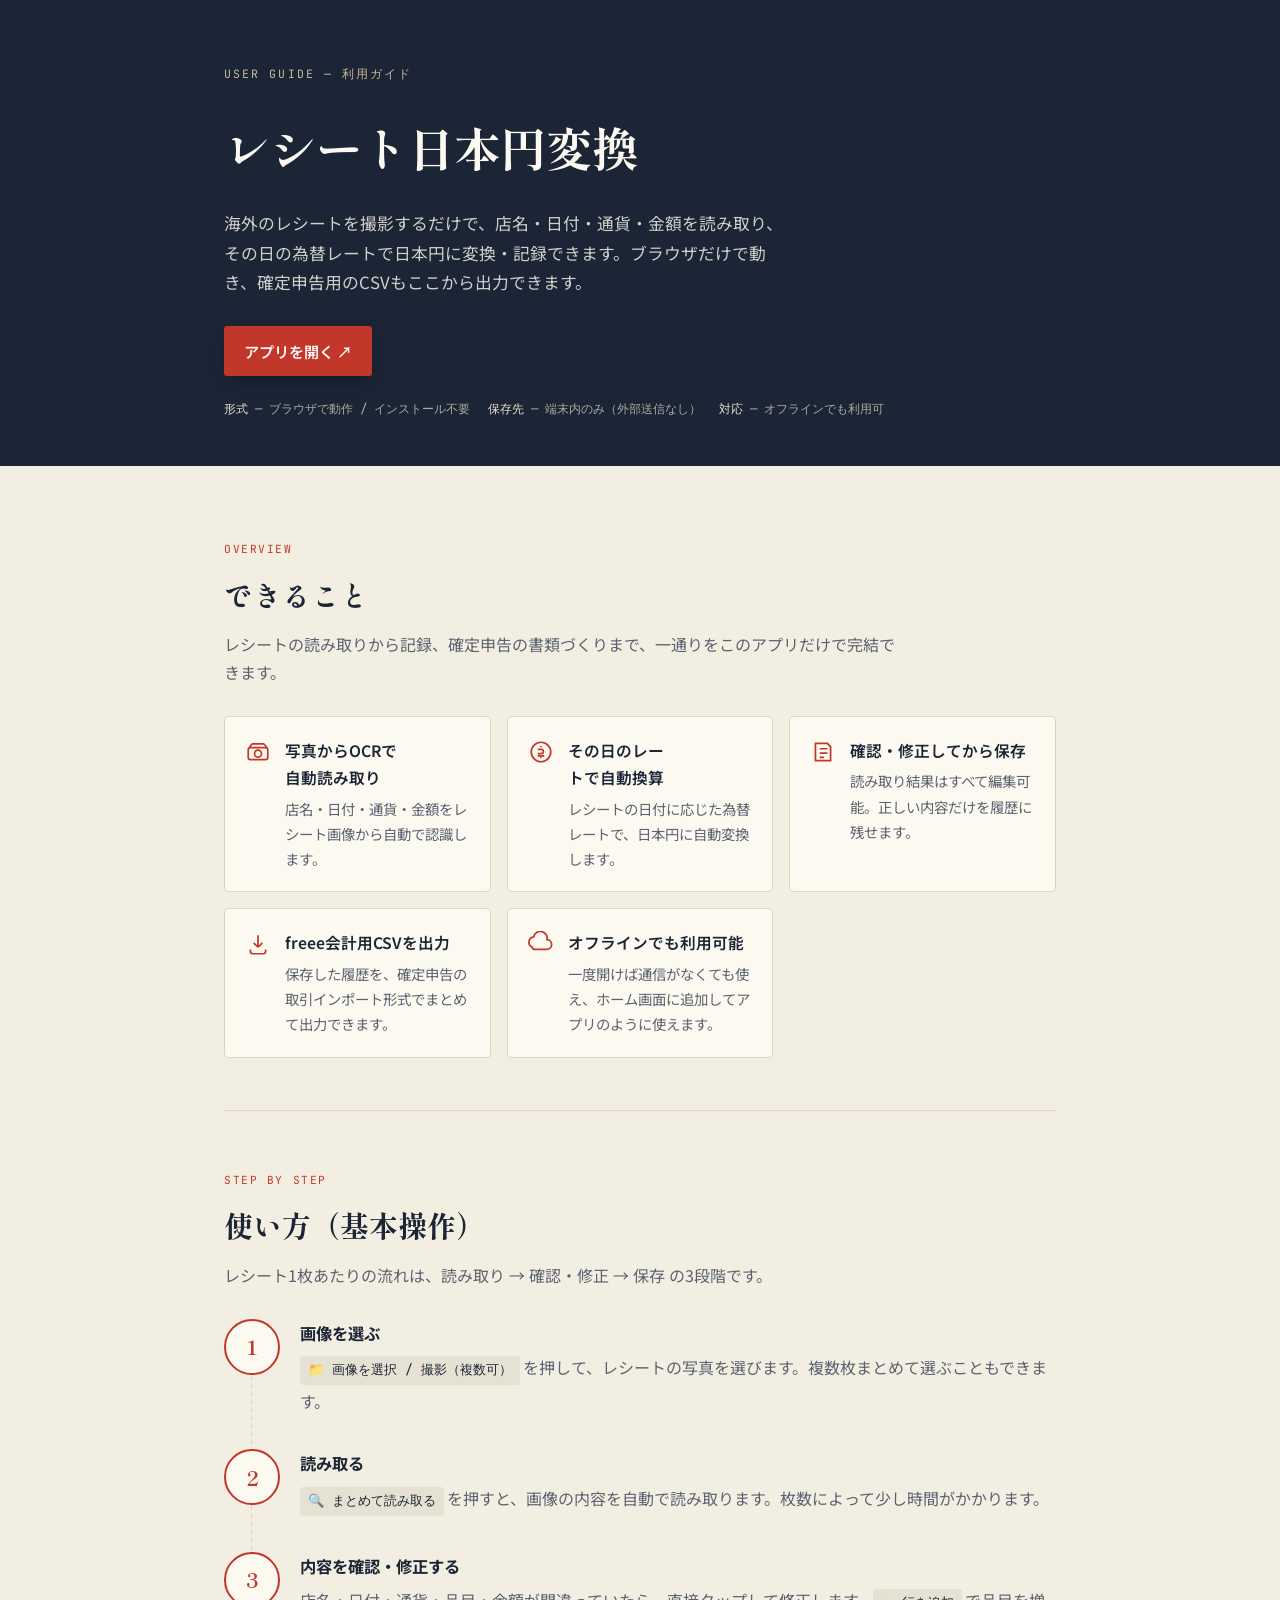
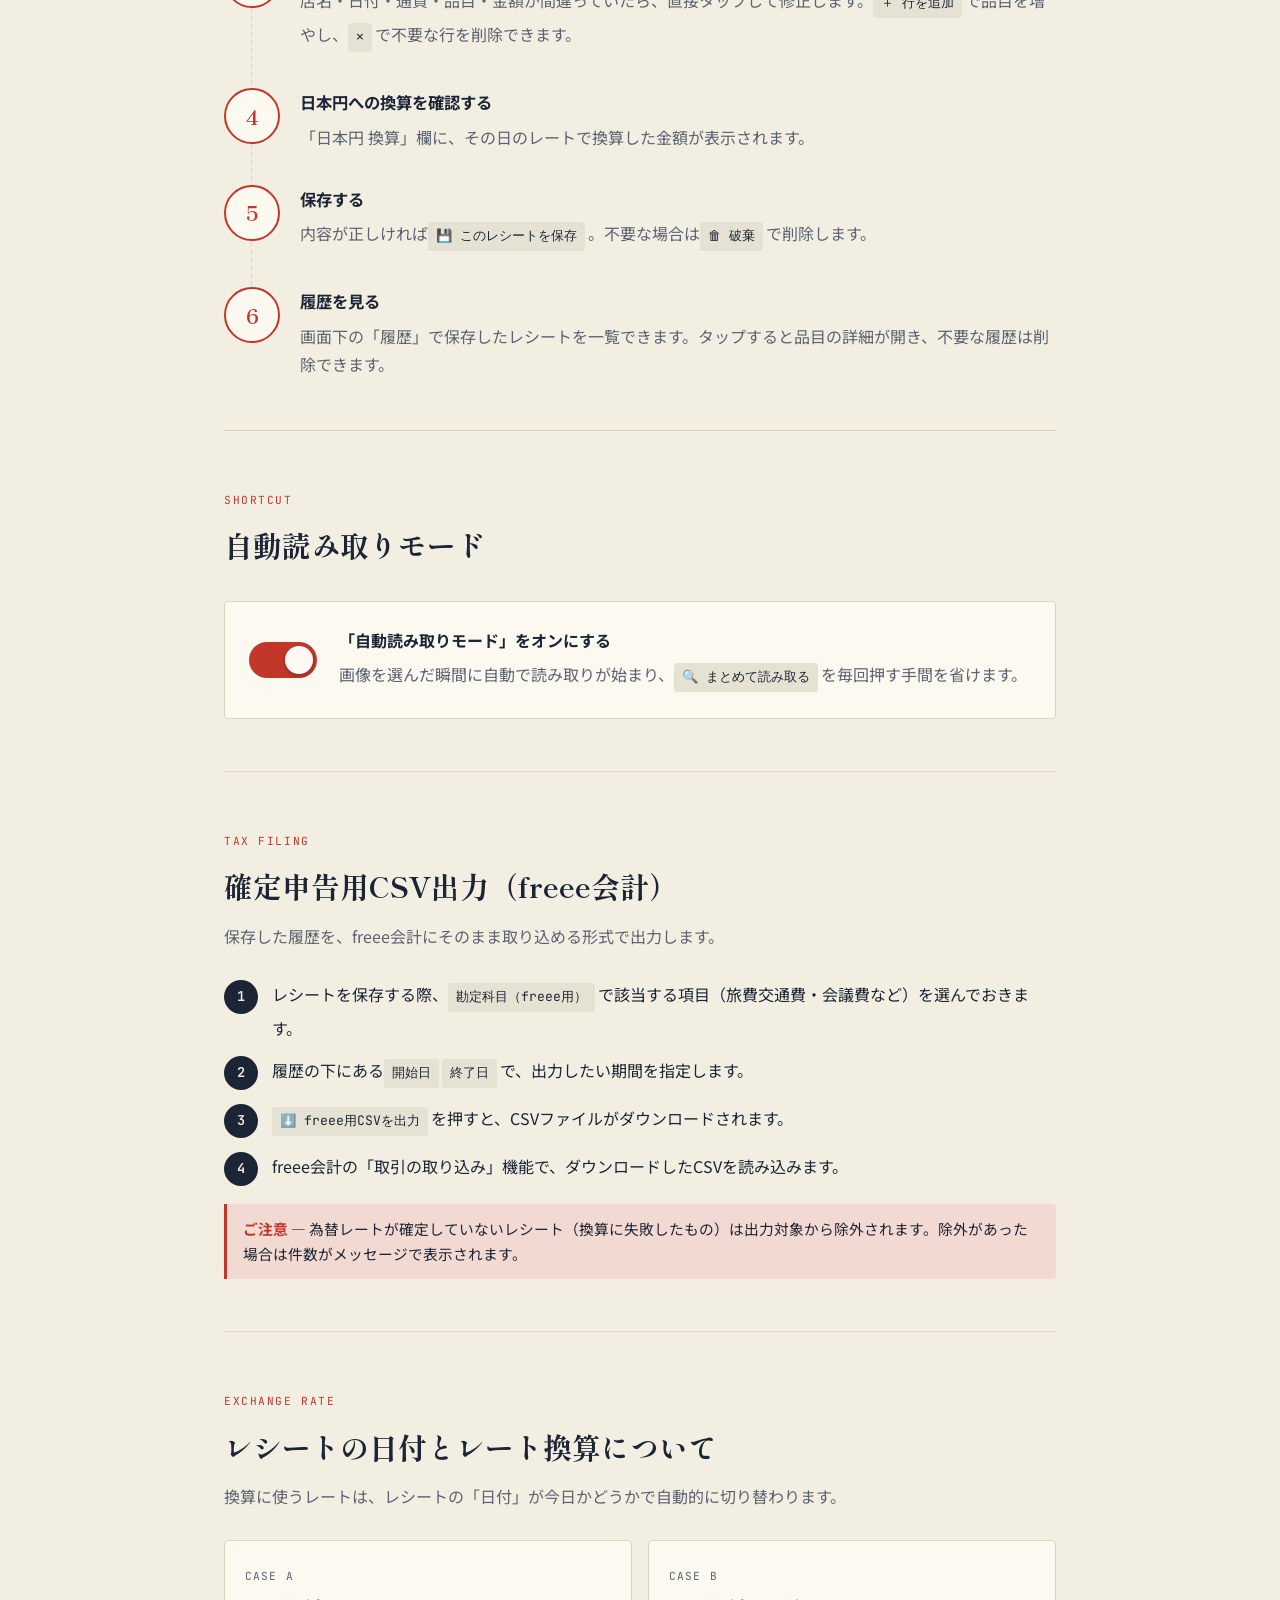
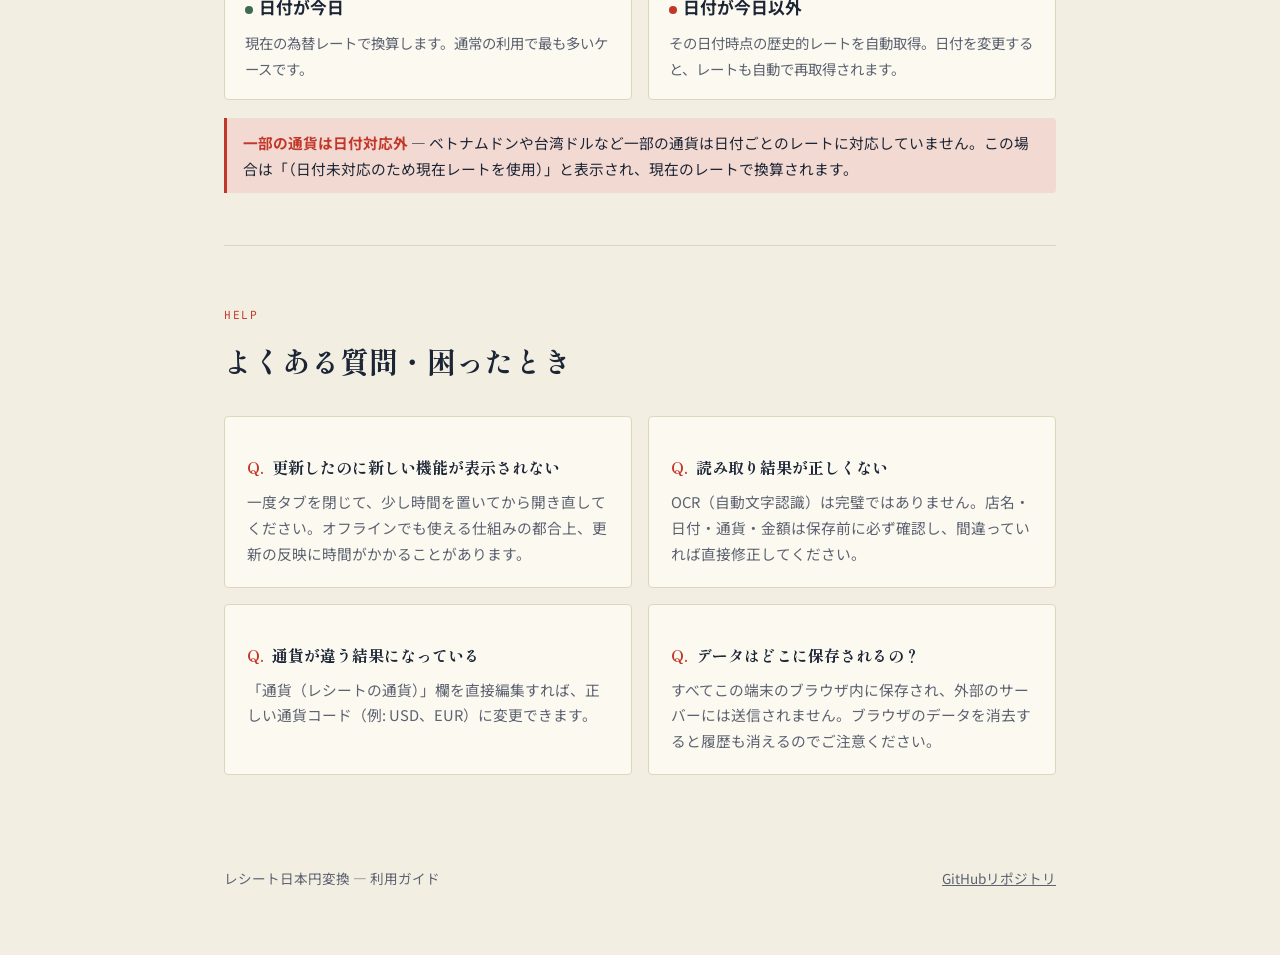
<file: guide.html>
<!DOCTYPE html>
<html lang="ja">
<head>
<meta charset="UTF-8">
<meta name="viewport" content="width=device-width, initial-scale=1.0">
<title>レシート日本円変換 利用ガイド</title>
<meta name="description" content="海外レシートを日本円に変換するアプリの使い方を、基本操作からfreee会計向けCSV出力までまとめた視覚的なガイドです。">
<link rel="icon" href="icon-192.png">
<link rel="preconnect" href="https://fonts.googleapis.com">
<link rel="stylesheet" href="https://fonts.googleapis.com/css2?family=Shippori+Mincho:wght@400;500;600;700;800&family=Noto+Sans+JP:wght@400;500;600;700&family=JetBrains+Mono:wght@400;500;600&display=swap">
<style>
  :root {
    --bg: #f2efe2;
    --paper: #fbf9f0;
    --ink: #1c2536;
    --ink-muted: #5c6270;
    --line: #ddd5bd;
    --accent: #c1382a;
    --accent-soft: #f2d9d1;
    --navy: #1c2536;
    --navy-soft: #e6e2d3;
    --good: #3f6b4f;
    --shadow: rgba(28, 37, 54, 0.08);
  }

  @media (prefers-color-scheme: dark) {
    :root:not([data-theme="light"]) {
      --bg: #12151d;
      --paper: #191d27;
      --ink: #ece6d6;
      --ink-muted: #9aa0ae;
      --line: #2b3040;
      --accent: #e2685a;
      --accent-soft: rgba(226, 104, 90, 0.16);
      --navy: #0d1017;
      --navy-soft: #232a3a;
      --good: #7fb894;
      --shadow: rgba(0, 0, 0, 0.35);
    }
  }

  :root[data-theme="dark"] {
    --bg: #12151d;
    --paper: #191d27;
    --ink: #ece6d6;
    --ink-muted: #9aa0ae;
    --line: #2b3040;
    --accent: #e2685a;
    --accent-soft: rgba(226, 104, 90, 0.16);
    --navy: #0d1017;
    --navy-soft: #232a3a;
    --good: #7fb894;
    --shadow: rgba(0, 0, 0, 0.35);
  }

  * { box-sizing: border-box; }

  body {
    margin: 0;
    background: var(--bg);
    color: var(--ink);
    font-family: "Noto Sans JP", "Hiragino Kaku Gothic ProN", sans-serif;
    line-height: 1.75;
    -webkit-font-smoothing: antialiased;
  }

  h1, h2, h3 { font-family: "Shippori Mincho", serif; text-wrap: balance; margin: 0; }

  .mono {
    font-family: "JetBrains Mono", ui-monospace, monospace;
    font-variant-numeric: tabular-nums;
  }

  a { color: var(--accent); }

  .wrap { max-width: 880px; margin: 0 auto; padding: 0 24px; }

  /* ---------- Hero ---------- */
  .hero {
    background: var(--navy);
    color: #f1ece0;
    padding: 64px 0 46px;
    position: relative;
  }
  .hero .wrap { display: flex; flex-direction: column; gap: 22px; }
  .hero-eyebrow {
    font-family: "JetBrains Mono", monospace;
    font-size: 0.72rem;
    letter-spacing: 0.18em;
    text-transform: uppercase;
    color: #cbb896;
  }
  .hero h1 {
    font-size: clamp(2rem, 4.2vw, 2.9rem);
    font-weight: 700;
    color: #fbf9f0;
  }
  .hero p.lead {
    max-width: 34em;
    color: #cfd0c9;
    font-size: 1.05rem;
    margin: 0;
  }
  .hero-actions {
    display: flex;
    flex-wrap: wrap;
    gap: 12px;
    align-items: center;
    margin-top: 6px;
  }
  .btn-open {
    display: inline-flex;
    align-items: center;
    gap: 8px;
    background: var(--accent);
    color: #fff8f4;
    padding: 12px 20px;
    border-radius: 3px;
    font-weight: 600;
    text-decoration: none;
    font-size: 0.95rem;
    box-shadow: 0 8px 20px -8px rgba(0,0,0,0.5);
  }
  .btn-open:hover { background: #a92e22; }
  .hero-ticket {
    font-family: "JetBrains Mono", monospace;
    font-size: 0.78rem;
    color: #a9ab9f;
    display: flex;
    gap: 18px;
    flex-wrap: wrap;
  }
  .hero-ticket b { color: #e6e0cc; font-weight: 500; }

  /* perforation seam between hero and page */
  .perforation {
    height: 14px;
    background-image: radial-gradient(circle, var(--bg) 4px, transparent 4.5px);
    background-size: 22px 14px;
    background-position: center;
    position: relative;
    top: 7px;
  }

  /* ---------- Section shell ---------- */
  section { padding: 52px 0; border-bottom: 1px solid var(--line); }
  section:last-of-type { border-bottom: none; }
  .section-head { margin-bottom: 30px; }
  .section-tag {
    display: inline-block;
    font-family: "JetBrains Mono", monospace;
    font-size: 0.7rem;
    letter-spacing: 0.14em;
    text-transform: uppercase;
    color: var(--accent);
    margin-bottom: 10px;
  }
  .section-head h2 { font-size: clamp(1.4rem, 2.6vw, 1.8rem); color: var(--ink); }
  .section-head p { color: var(--ink-muted); max-width: 42em; margin: 10px 0 0; }

  /* ---------- Feature grid ---------- */
  .feature-grid {
    display: grid;
    grid-template-columns: repeat(auto-fit, minmax(240px, 1fr));
    gap: 16px;
  }
  .feature-card {
    background: var(--paper);
    border: 1px solid var(--line);
    border-radius: 4px;
    padding: 20px;
    display: flex;
    gap: 14px;
    align-items: flex-start;
  }
  .feature-card svg { flex: none; width: 26px; height: 26px; color: var(--accent); margin-top: 2px; }
  .feature-card h3 { font-family: "Noto Sans JP", sans-serif; font-size: 0.98rem; font-weight: 600; margin-bottom: 4px; }
  .feature-card p { margin: 0; color: var(--ink-muted); font-size: 0.9rem; }

  /* ---------- Steps (timeline) ---------- */
  .steps { position: relative; display: flex; flex-direction: column; gap: 0; }
  .step {
    display: grid;
    grid-template-columns: 56px 1fr;
    gap: 20px;
    position: relative;
    padding-bottom: 34px;
  }
  .step:last-child { padding-bottom: 0; }
  .step::before {
    content: "";
    position: absolute;
    left: 27px;
    top: 56px;
    bottom: 0;
    width: 1px;
    background-image: linear-gradient(var(--line) 60%, transparent 40%);
    background-size: 1px 8px;
  }
  .step:last-child::before { display: none; }
  .step-badge {
    width: 56px;
    height: 56px;
    border-radius: 50%;
    background: var(--paper);
    border: 2px solid var(--accent);
    color: var(--accent);
    display: flex;
    align-items: center;
    justify-content: center;
    font-family: "Shippori Mincho", serif;
    font-size: 1.3rem;
    font-weight: 700;
    z-index: 1;
  }
  .step-body h3 { font-family: "Noto Sans JP", sans-serif; font-size: 1.02rem; font-weight: 700; margin-bottom: 6px; }
  .step-body p { margin: 0; color: var(--ink-muted); }
  .ui-tag {
    display: inline-flex;
    align-items: center;
    font-family: "JetBrains Mono", monospace;
    font-size: 0.82rem;
    background: var(--navy-soft);
    color: var(--ink);
    border-radius: 3px;
    padding: 3px 8px;
    margin: 2px 3px 2px 0;
  }

  /* ---------- toggle explainer ---------- */
  .toggle-panel {
    display: grid;
    grid-template-columns: auto 1fr;
    gap: 22px;
    align-items: center;
    background: var(--paper);
    border: 1px solid var(--line);
    border-radius: 4px;
    padding: 24px;
  }
  .switch-illustration {
    width: 68px;
    height: 36px;
    border-radius: 20px;
    background: var(--accent);
    position: relative;
    flex: none;
  }
  .switch-illustration::after {
    content: "";
    position: absolute;
    width: 28px; height: 28px;
    top: 4px; right: 4px;
    border-radius: 50%;
    background: #fff8f4;
    box-shadow: 0 2px 4px rgba(0,0,0,0.25);
  }
  .toggle-panel h3 { font-family: "Noto Sans JP", sans-serif; font-size: 1rem; font-weight: 700; margin-bottom: 6px; }
  .toggle-panel p { margin: 0; color: var(--ink-muted); }

  /* ---------- freee mini steps ---------- */
  .mini-steps { display: flex; flex-direction: column; gap: 14px; }
  .mini-step {
    display: grid;
    grid-template-columns: 34px 1fr;
    gap: 14px;
    align-items: start;
  }
  .mini-step .num {
    width: 34px; height: 34px;
    border-radius: 50%;
    background: var(--navy);
    color: #f1ece0;
    display: flex; align-items: center; justify-content: center;
    font-family: "JetBrains Mono", monospace;
    font-size: 0.85rem;
    font-weight: 600;
  }
  .mini-step p { margin: 0; }
  .mini-step .ui-tag { margin-top: 2px; }

  .callout {
    margin-top: 18px;
    border-left: 3px solid var(--accent);
    background: var(--accent-soft);
    padding: 12px 16px;
    border-radius: 0 4px 4px 0;
    font-size: 0.92rem;
    color: var(--ink);
  }
  .callout b { color: var(--accent); }

  /* ---------- rate comparison stubs ---------- */
  .rate-compare {
    display: grid;
    grid-template-columns: repeat(auto-fit, minmax(230px, 1fr));
    gap: 16px;
  }
  .stub {
    background: var(--paper);
    border: 1px solid var(--line);
    border-radius: 4px;
    padding: 18px 20px;
    position: relative;
  }
  .stub .label {
    font-family: "JetBrains Mono", monospace;
    font-size: 0.7rem;
    letter-spacing: 0.1em;
    text-transform: uppercase;
    color: var(--ink-muted);
  }
  .stub h3 { font-family: "Noto Sans JP", sans-serif; font-size: 1.05rem; font-weight: 700; margin: 6px 0 8px; }
  .stub p { margin: 0; color: var(--ink-muted); font-size: 0.9rem; }
  .stub .dot { width: 8px; height: 8px; border-radius: 50%; display: inline-block; margin-right: 6px; }
  .dot-today { background: var(--good); }
  .dot-past { background: var(--accent); }

  /* ---------- FAQ ---------- */
  .faq-grid {
    display: grid;
    grid-template-columns: repeat(auto-fit, minmax(320px, 1fr));
    gap: 16px;
  }
  .faq-card {
    background: var(--paper);
    border: 1px solid var(--line);
    border-radius: 4px;
    padding: 20px 22px;
  }
  .faq-card .q {
    font-family: "Shippori Mincho", serif;
    font-weight: 700;
    font-size: 1rem;
    color: var(--ink);
    margin-bottom: 8px;
    display: flex;
    gap: 8px;
  }
  .faq-card .q span.mark { color: var(--accent); }
  .faq-card .a { margin: 0; color: var(--ink-muted); font-size: 0.92rem; }

  footer {
    padding: 40px 0 64px;
    color: var(--ink-muted);
    font-size: 0.85rem;
  }
  footer a { color: var(--ink-muted); text-decoration: underline; }
  footer .foot-row { display: flex; justify-content: space-between; flex-wrap: wrap; gap: 10px; }

  @media (max-width: 560px) {
    .step { grid-template-columns: 44px 1fr; }
    .step-badge { width: 44px; height: 44px; font-size: 1.05rem; }
    .step::before { left: 21px; top: 46px; }
    .toggle-panel { grid-template-columns: 1fr; }
  }
</style>
</head>
<body>

<div class="hero">
  <div class="wrap">
    <span class="hero-eyebrow">USER GUIDE — 利用ガイド</span>
    <h1>レシート日本円変換</h1>
    <p class="lead">海外のレシートを撮影するだけで、店名・日付・通貨・金額を読み取り、その日の為替レートで日本円に変換・記録できます。ブラウザだけで動き、確定申告用のCSVもここから出力できます。</p>
    <div class="hero-actions">
      <a class="btn-open" href="./index.html">アプリを開く ↗</a>
    </div>
    <div class="hero-ticket">
      <span><b>形式</b> — ブラウザで動作 / インストール不要</span>
      <span><b>保存先</b> — 端末内のみ（外部送信なし）</span>
      <span><b>対応</b> — オフラインでも利用可</span>
    </div>
  </div>
</div>
<div class="perforation"></div>

<main class="wrap">

  <section id="features">
    <div class="section-head">
      <span class="section-tag">Overview</span>
      <h2>できること</h2>
      <p>レシートの読み取りから記録、確定申告の書類づくりまで、一通りをこのアプリだけで完結できます。</p>
    </div>
    <div class="feature-grid">
      <div class="feature-card">
        <svg viewBox="0 0 24 24" fill="none" stroke="currentColor" stroke-width="1.6"><path d="M4 8l1.6-2.6A2 2 0 0 1 7.3 4.4h9.4a2 2 0 0 1 1.7 1L20 8"/><rect x="3" y="8" width="18" height="11" rx="2"/><circle cx="12" cy="13.5" r="3.2"/></svg>
        <div>
          <h3>写真からOCRで自動読み取り</h3>
          <p>店名・日付・通貨・金額をレシート画像から自動で認識します。</p>
        </div>
      </div>
      <div class="feature-card">
        <svg viewBox="0 0 24 24" fill="none" stroke="currentColor" stroke-width="1.6"><circle cx="12" cy="12" r="9"/><path d="M9 9.5h3.2a2 2 0 1 1 0 4H9m0 0h4M9 15.5h6M12 6.5v1M12 16.5v1"/></svg>
        <div>
          <h3>その日のレートで自動換算</h3>
          <p>レシートの日付に応じた為替レートで、日本円に自動変換します。</p>
        </div>
      </div>
      <div class="feature-card">
        <svg viewBox="0 0 24 24" fill="none" stroke="currentColor" stroke-width="1.6"><path d="M5 4h11l3 3v13H5z"/><path d="M9 9h7M9 13h7M9 17h4"/></svg>
        <div>
          <h3>確認・修正してから保存</h3>
          <p>読み取り結果はすべて編集可能。正しい内容だけを履歴に残せます。</p>
        </div>
      </div>
      <div class="feature-card">
        <svg viewBox="0 0 24 24" fill="none" stroke="currentColor" stroke-width="1.6"><path d="M12 4v11m0 0-4-4m4 4 4-4M5 17v2a2 2 0 0 0 2 2h10a2 2 0 0 0 2-2v-2"/></svg>
        <div>
          <h3>freee会計用CSVを出力</h3>
          <p>保存した履歴を、確定申告の取引インポート形式でまとめて出力できます。</p>
        </div>
      </div>
      <div class="feature-card">
        <svg viewBox="0 0 24 24" fill="none" stroke="currentColor" stroke-width="1.6"><path d="M4 15a5 5 0 0 1 1.3-9.6A6 6 0 0 1 17.6 8 4.5 4.5 0 0 1 17 17H6a2 2 0 0 1-2-2Z"/></svg>
        <div>
          <h3>オフラインでも利用可能</h3>
          <p>一度開けば通信がなくても使え、ホーム画面に追加してアプリのように使えます。</p>
        </div>
      </div>
    </div>
  </section>

  <section id="usage">
    <div class="section-head">
      <span class="section-tag">Step by step</span>
      <h2>使い方（基本操作）</h2>
      <p>レシート1枚あたりの流れは、読み取り → 確認・修正 → 保存 の3段階です。</p>
    </div>
    <div class="steps">
      <div class="step">
        <div class="step-badge">1</div>
        <div class="step-body">
          <h3>画像を選ぶ</h3>
          <p><span class="ui-tag">📁 画像を選択 / 撮影（複数可）</span>を押して、レシートの写真を選びます。複数枚まとめて選ぶこともできます。</p>
        </div>
      </div>
      <div class="step">
        <div class="step-badge">2</div>
        <div class="step-body">
          <h3>読み取る</h3>
          <p><span class="ui-tag">🔍 まとめて読み取る</span>を押すと、画像の内容を自動で読み取ります。枚数によって少し時間がかかります。</p>
        </div>
      </div>
      <div class="step">
        <div class="step-badge">3</div>
        <div class="step-body">
          <h3>内容を確認・修正する</h3>
          <p>店名・日付・通貨・品目・金額が間違っていたら、直接タップして修正します。<span class="ui-tag">＋ 行を追加</span>で品目を増やし、<span class="ui-tag">✕</span>で不要な行を削除できます。</p>
        </div>
      </div>
      <div class="step">
        <div class="step-badge">4</div>
        <div class="step-body">
          <h3>日本円への換算を確認する</h3>
          <p>「日本円 換算」欄に、その日のレートで換算した金額が表示されます。</p>
        </div>
      </div>
      <div class="step">
        <div class="step-badge">5</div>
        <div class="step-body">
          <h3>保存する</h3>
          <p>内容が正しければ<span class="ui-tag">💾 このレシートを保存</span>。不要な場合は<span class="ui-tag">🗑 破棄</span>で削除します。</p>
        </div>
      </div>
      <div class="step">
        <div class="step-badge">6</div>
        <div class="step-body">
          <h3>履歴を見る</h3>
          <p>画面下の「履歴」で保存したレシートを一覧できます。タップすると品目の詳細が開き、不要な履歴は削除できます。</p>
        </div>
      </div>
    </div>
  </section>

  <section id="auto-mode">
    <div class="section-head">
      <span class="section-tag">Shortcut</span>
      <h2>自動読み取りモード</h2>
    </div>
    <div class="toggle-panel">
      <div class="switch-illustration" aria-hidden="true"></div>
      <div>
        <h3>「自動読み取りモード」をオンにする</h3>
        <p>画像を選んだ瞬間に自動で読み取りが始まり、<span class="ui-tag">🔍 まとめて読み取る</span>を毎回押す手間を省けます。</p>
      </div>
    </div>
  </section>

  <section id="freee">
    <div class="section-head">
      <span class="section-tag">Tax filing</span>
      <h2>確定申告用CSV出力（freee会計）</h2>
      <p>保存した履歴を、freee会計にそのまま取り込める形式で出力します。</p>
    </div>
    <div class="mini-steps">
      <div class="mini-step">
        <div class="num">1</div>
        <p>レシートを保存する際、<span class="ui-tag">勘定科目（freee用）</span>で該当する項目（旅費交通費・会議費など）を選んでおきます。</p>
      </div>
      <div class="mini-step">
        <div class="num">2</div>
        <p>履歴の下にある<span class="ui-tag">開始日</span><span class="ui-tag">終了日</span>で、出力したい期間を指定します。</p>
      </div>
      <div class="mini-step">
        <div class="num">3</div>
        <p><span class="ui-tag">⬇️ freee用CSVを出力</span>を押すと、CSVファイルがダウンロードされます。</p>
      </div>
      <div class="mini-step">
        <div class="num">4</div>
        <p>freee会計の「取引の取り込み」機能で、ダウンロードしたCSVを読み込みます。</p>
      </div>
    </div>
    <div class="callout">
      <b>ご注意</b> — 為替レートが確定していないレシート（換算に失敗したもの）は出力対象から除外されます。除外があった場合は件数がメッセージで表示されます。
    </div>
  </section>

  <section id="rates">
    <div class="section-head">
      <span class="section-tag">Exchange rate</span>
      <h2>レシートの日付とレート換算について</h2>
      <p>換算に使うレートは、レシートの「日付」が今日かどうかで自動的に切り替わります。</p>
    </div>
    <div class="rate-compare">
      <div class="stub">
        <span class="label">CASE A</span>
        <h3><span class="dot dot-today"></span>日付が今日</h3>
        <p>現在の為替レートで換算します。通常の利用で最も多いケースです。</p>
      </div>
      <div class="stub">
        <span class="label">CASE B</span>
        <h3><span class="dot dot-past"></span>日付が今日以外</h3>
        <p>その日付時点の歴史的レートを自動取得。日付を変更すると、レートも自動で再取得されます。</p>
      </div>
    </div>
    <div class="callout">
      <b>一部の通貨は日付対応外</b> — ベトナムドンや台湾ドルなど一部の通貨は日付ごとのレートに対応していません。この場合は「（日付未対応のため現在レートを使用）」と表示され、現在のレートで換算されます。
    </div>
  </section>

  <section id="faq">
    <div class="section-head">
      <span class="section-tag">Help</span>
      <h2>よくある質問・困ったとき</h2>
    </div>
    <div class="faq-grid">
      <div class="faq-card">
        <p class="q"><span class="mark">Q.</span> 更新したのに新しい機能が表示されない</p>
        <p class="a">一度タブを閉じて、少し時間を置いてから開き直してください。オフラインでも使える仕組みの都合上、更新の反映に時間がかかることがあります。</p>
      </div>
      <div class="faq-card">
        <p class="q"><span class="mark">Q.</span> 読み取り結果が正しくない</p>
        <p class="a">OCR（自動文字認識）は完璧ではありません。店名・日付・通貨・金額は保存前に必ず確認し、間違っていれば直接修正してください。</p>
      </div>
      <div class="faq-card">
        <p class="q"><span class="mark">Q.</span> 通貨が違う結果になっている</p>
        <p class="a">「通貨（レシートの通貨）」欄を直接編集すれば、正しい通貨コード（例: USD、EUR）に変更できます。</p>
      </div>
      <div class="faq-card">
        <p class="q"><span class="mark">Q.</span> データはどこに保存されるの？</p>
        <p class="a">すべてこの端末のブラウザ内に保存され、外部のサーバーには送信されません。ブラウザのデータを消去すると履歴も消えるのでご注意ください。</p>
      </div>
    </div>
  </section>

</main>

<footer>
  <div class="wrap foot-row">
    <span>レシート日本円変換 — 利用ガイド</span>
    <span><a href="https://github.com/TomohiroKitagawa/receipt-jpy-converter" target="_blank" rel="noopener">GitHubリポジトリ</a></span>
  </div>
</footer>
</body>
</html>
</file>
